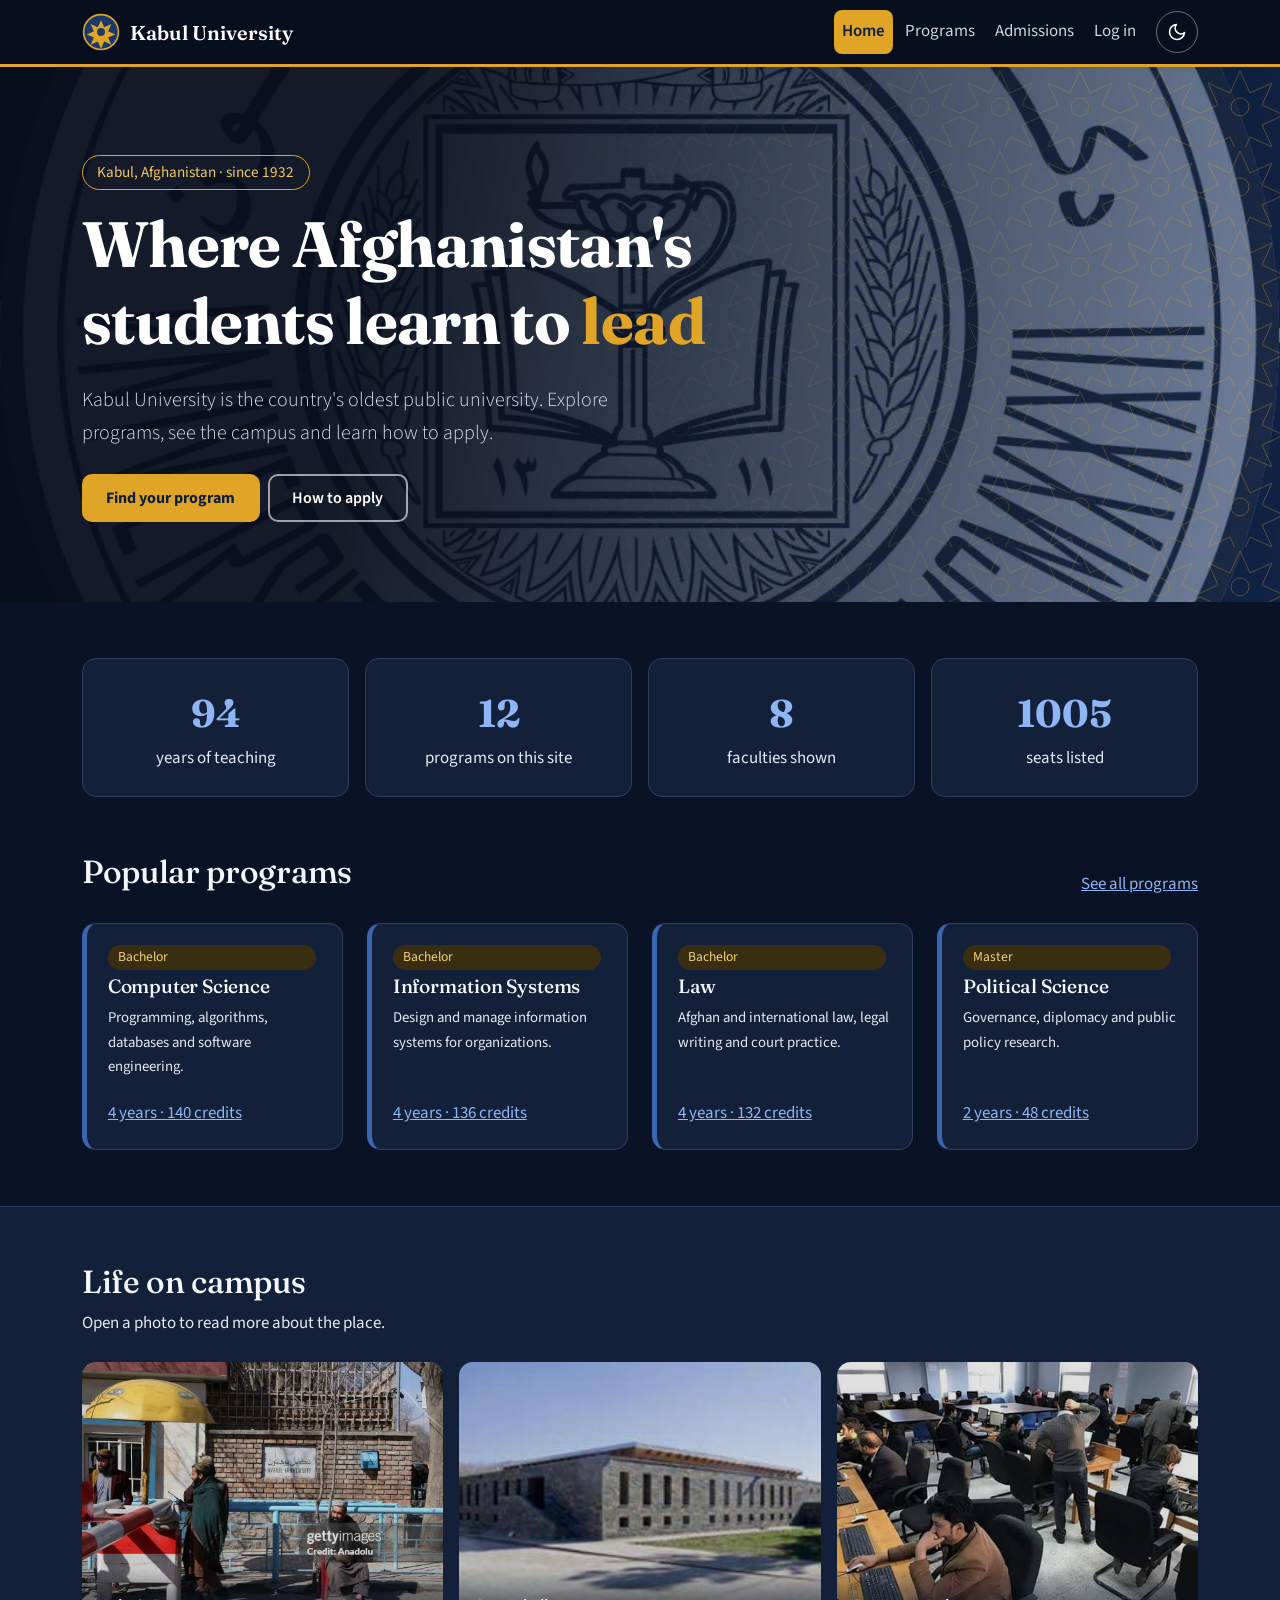
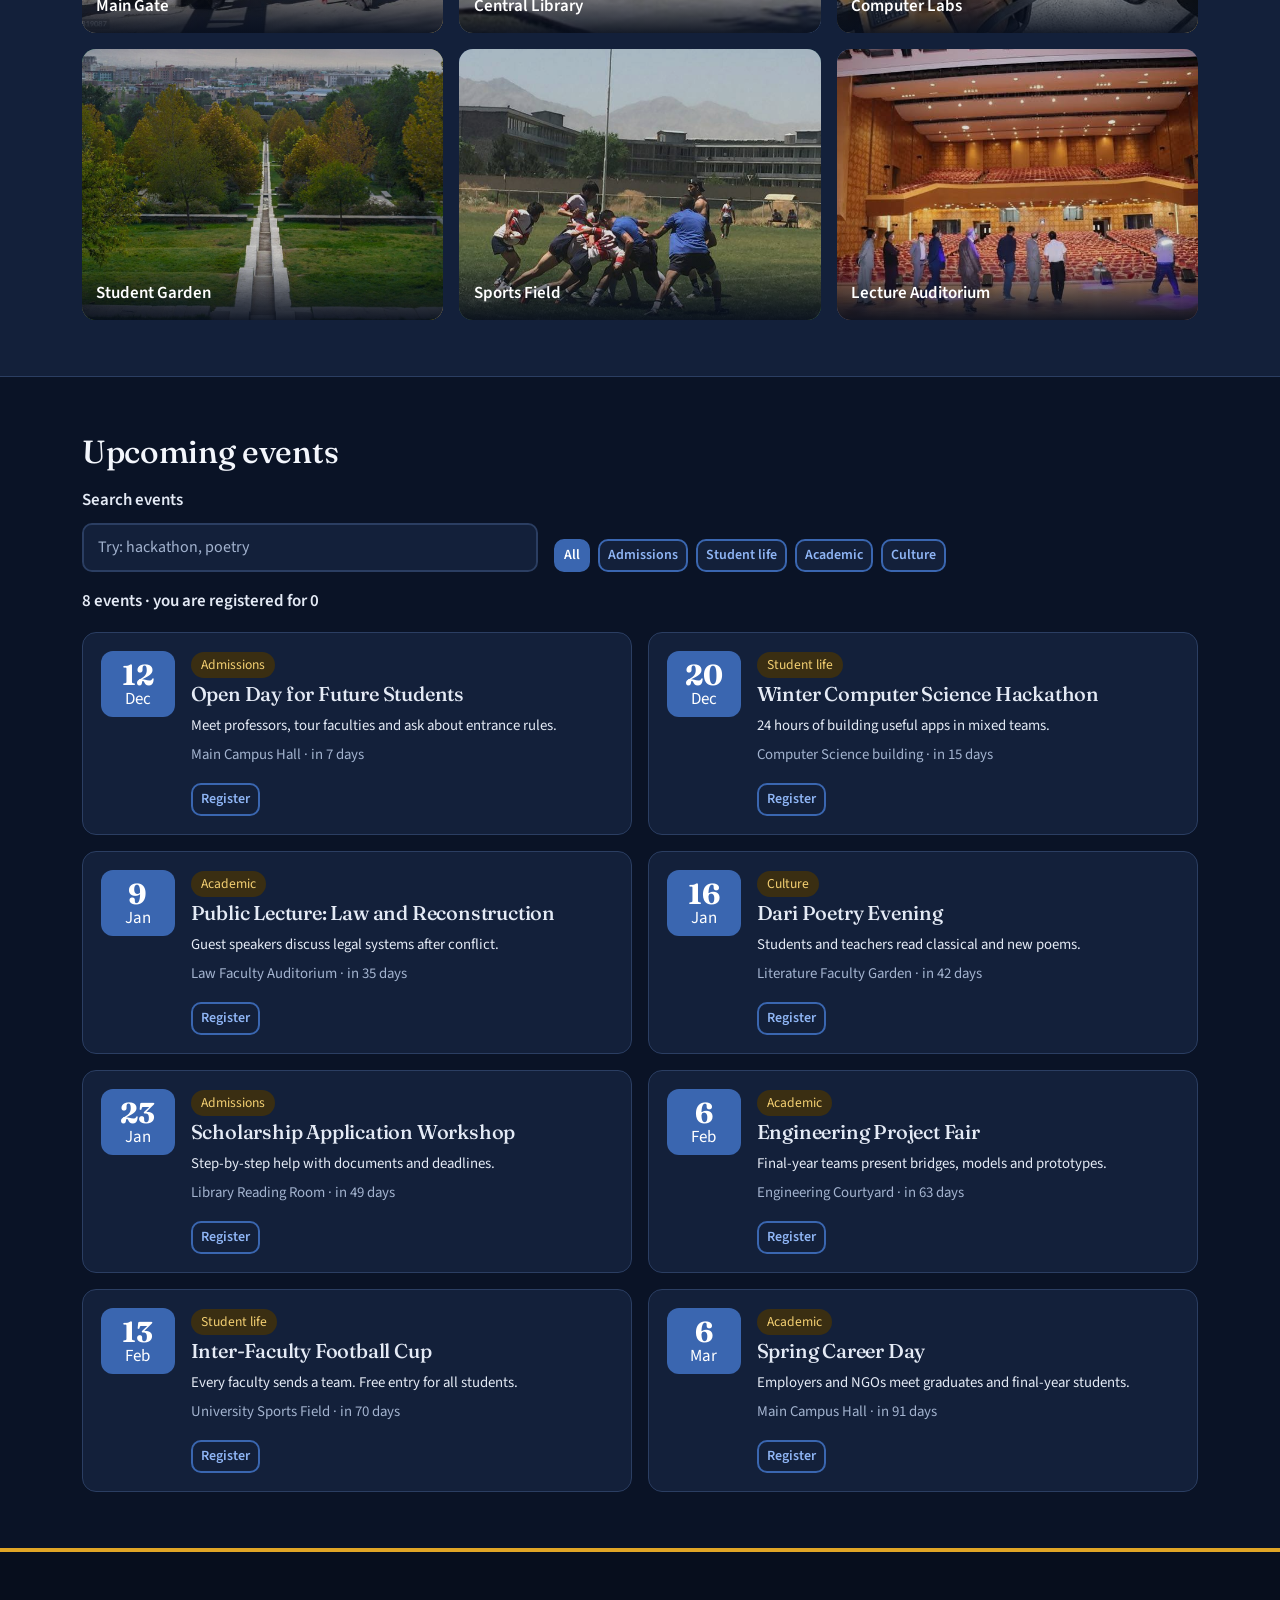
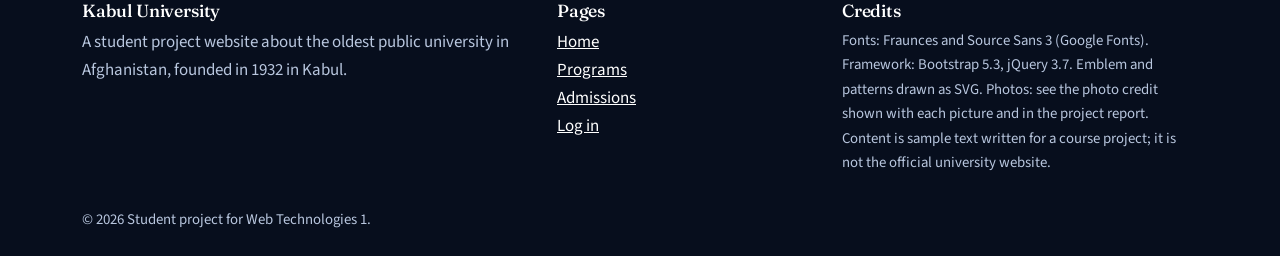
<file: kabul-final/index.html>
<!DOCTYPE html>
<html lang="en">
<head>
<meta charset="utf-8">
<meta name="viewport" content="width=device-width, initial-scale=1">
<title>Home | Kabul University</title>
<meta name="description" content="Kabul University: programs, admissions, campus photos and events since 1932.">
<link rel="icon" href="images/logo.svg" type="image/svg+xml">
<link rel="preconnect" href="https://fonts.googleapis.com"><link rel="preconnect" href="https://fonts.gstatic.com" crossorigin>
<link href="https://fonts.googleapis.com/css2?family=Fraunces:wght@600;700&family=Source+Sans+3:wght@400;600;700&display=swap" rel="stylesheet">
<link href="https://cdn.jsdelivr.net/npm/bootstrap@5.3.3/dist/css/bootstrap.min.css" rel="stylesheet">
<script src="js/theme.js"></script>
<link href="css/style.css" rel="stylesheet">
</head>
<body>
<div id="site-header"></div>
<main id="main">
<header class="hero"><div class="container">
 <span class="since">Kabul, Afghanistan · since 1932</span>
 <h1>Where Afghanistan's<br>students learn to <span class="rot" id="rot">lead</span></h1>
 <p class="lead my-4">Kabul University is the country's oldest public university. Explore programs, see the campus and learn how to apply.</p>
 <div class="btns"><a class="btn btn-kb me-2" href="programs.html">Find your program</a><a class="btn btn-ghost" href="admissions.html">How to apply</a></div>
</div></header>
<section aria-labelledby="st"><div class="container"><h2 id="st" class="visually-hidden">University in numbers</h2><div class="row g-3 text-center">
 <div class="col-6 col-md-3"><div class="stat"><b class="count" data-end="94">0</b>years of teaching</div></div>
 <div class="col-6 col-md-3"><div class="stat"><b id="statPrograms" class="count" data-end="0">0</b>programs on this site</div></div>
 <div class="col-6 col-md-3"><div class="stat"><b id="statFaculties" class="count" data-end="0">0</b>faculties shown</div></div>
 <div class="col-6 col-md-3"><div class="stat"><b id="statSeats" class="count" data-end="0">0</b>seats listed</div></div>
</div></div></section>
<section class="pt-0" aria-labelledby="fp"><div class="container">
 <div class="d-flex justify-content-between align-items-end flex-wrap gap-2 mb-4"><h2 id="fp">Popular programs</h2><a href="programs.html">See all programs</a></div>
 <div class="row g-4" id="featured"></div></div></section>
<section class="alt" aria-labelledby="camp"><div class="container"><h2 id="camp" class="mb-2">Life on campus</h2><p class="mb-4">Open a photo to read more about the place.</p><div class="row g-3" id="gallery"></div></div></section>
<section aria-labelledby="ev"><div class="container"><h2 id="ev" class="mb-3">Upcoming events</h2>
 <div class="row g-3 mb-3 align-items-end"><div class="col-md-5"><label class="form-label" for="eq">Search events</label><input class="form-control" id="eq" type="search" placeholder="Try: hackathon, poetry"></div>
 <div class="col-md-7"><div class="d-flex flex-wrap gap-2" id="cats" role="group" aria-label="Event type"></div></div></div>
 <p class="fw-semibold" id="ecount" aria-live="polite"></p>
 <div class="row g-3" id="evList"></div>
 <div class="empty" id="eNone" hidden><h3 class="h5">No events match</h3><p class="mb-0">Try another word or choose “All”.</p></div>
</div></section>
<div class="lightbox" id="lb" role="dialog" aria-modal="true" aria-labelledby="lbT"><div class="box"><div class="art" id="lbArt"></div><div class="txt"><h2 class="h4" id="lbT"></h2><p id="lbP"></p><p class="credit" id="lbCredit"></p><button class="btn btn-kb" id="lbClose" type="button">Close</button></div></div></div>
</main>
<div id="site-footer"></div>
<script src="https://code.jquery.com/jquery-3.7.1.min.js"></script>
<script src="https://cdn.jsdelivr.net/npm/bootstrap@5.3.3/dist/js/bootstrap.bundle.min.js"></script>
<script src="js/data.js"></script>
<script src="js/store.js"></script>
<script src="js/main.js"></script>
<script src="js/campus.js"></script><script src="js/events.js"></script><script>
const fp=document.getElementById("featured");
programs.slice(0,4).forEach(p=>{const c=document.createElement("div");c.className="col-sm-6 col-lg-3";
 c.innerHTML=`<article class="kb-card"><span class="tag gold">${p.level}</span><h3>${p.name}</h3><p class="small mb-2">${p.desc}</p><a class="mt-auto" href="programs.html">${p.years} years · ${p.credits} credits</a></article>`;fp.appendChild(c);});
document.getElementById("statPrograms").setAttribute("data-end",programs.length);
document.getElementById("statFaculties").setAttribute("data-end",new Set(programs.map(p=>p.faculty)).size);
document.getElementById("statSeats").setAttribute("data-end",programs.reduce((s,p)=>s+p.seats,0));
</script>
</body>
</html>
</file>
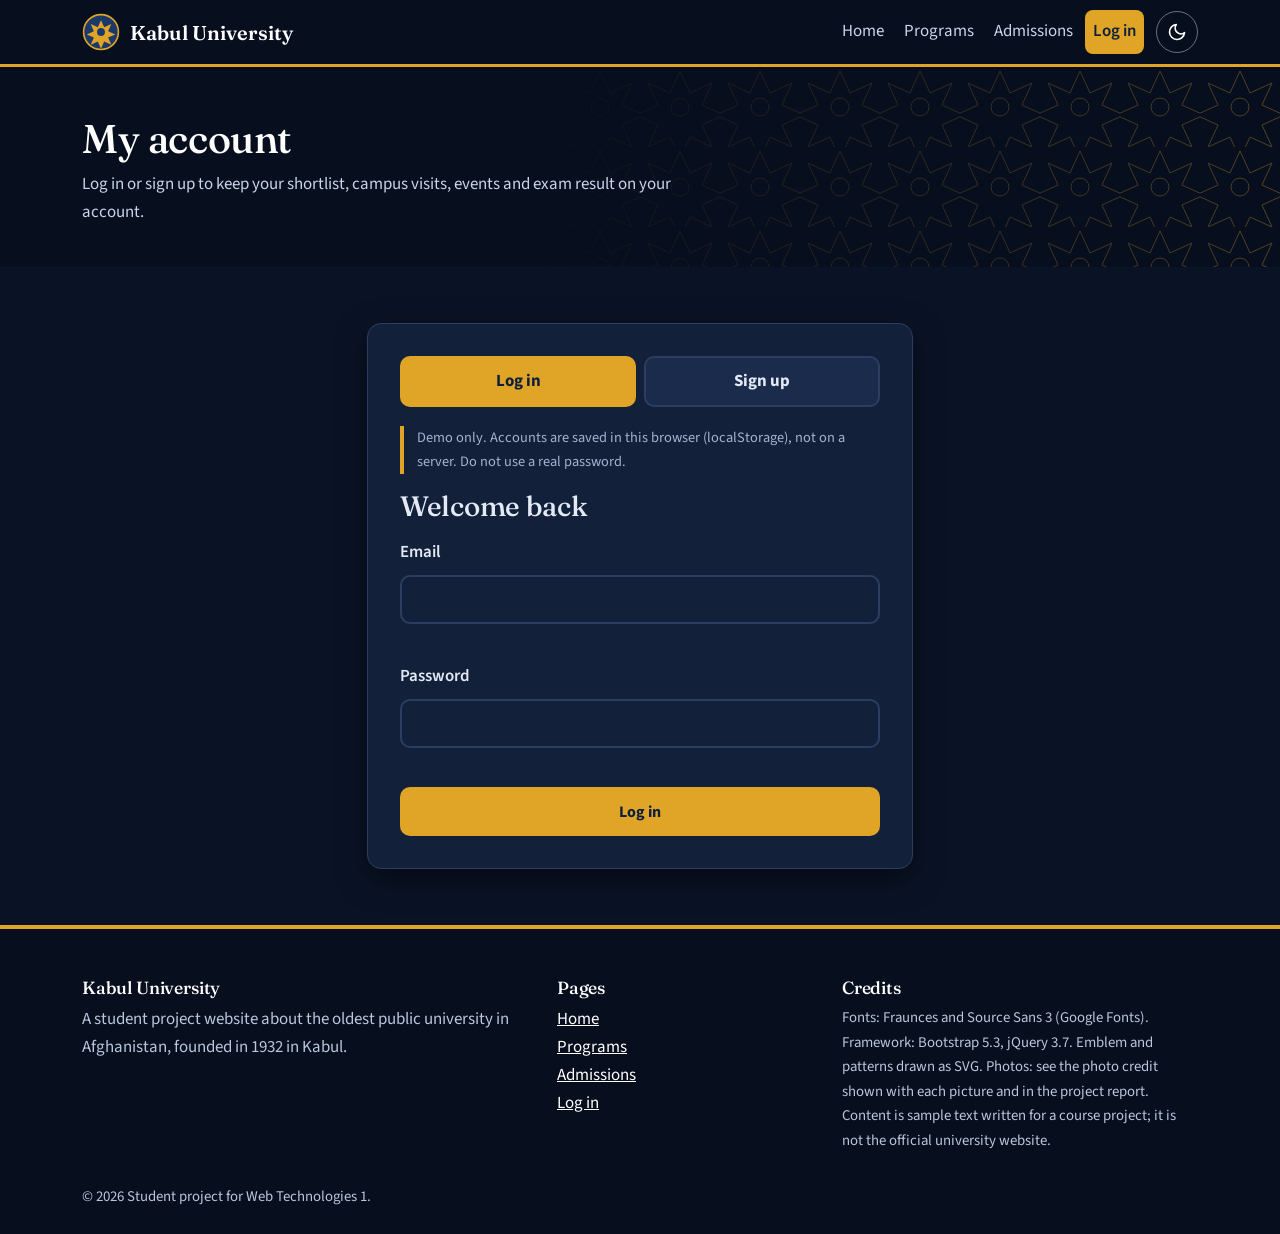
<file: kabul-final/account.html>
<!DOCTYPE html>
<html lang="en">
<head>
<meta charset="utf-8">
<meta name="viewport" content="width=device-width, initial-scale=1">
<title>Log in | Kabul University</title>
<meta name="description" content="Log in or create a demo account to save your programs, visits and events.">
<link rel="icon" href="images/logo.svg" type="image/svg+xml">
<link rel="preconnect" href="https://fonts.googleapis.com"><link rel="preconnect" href="https://fonts.gstatic.com" crossorigin>
<link href="https://fonts.googleapis.com/css2?family=Fraunces:wght@600;700&family=Source+Sans+3:wght@400;600;700&display=swap" rel="stylesheet">
<link href="https://cdn.jsdelivr.net/npm/bootstrap@5.3.3/dist/css/bootstrap.min.css" rel="stylesheet">
<script src="js/theme.js"></script>
<link href="css/style.css" rel="stylesheet">
</head>
<body>
<div id="site-header"></div>
<main id="main">
<div class="page-head"><div class="container"><h1>My account</h1><p>Log in or sign up to keep your shortlist, campus visits, events and exam result on your account.</p></div></div>
<section><div class="container"><div class="row justify-content-center"><div class="col-lg-6"><div class="form-card">
 <div class="tabs" role="tablist" aria-label="Account">
  <button class="tab" type="button" role="tab" id="tabLogin" aria-selected="true" aria-controls="panelLogin">Log in</button>
  <button class="tab" type="button" role="tab" id="tabSignup" aria-selected="false" aria-controls="panelSignup">Sign up</button>
 </div>
 <p class="demo-note">Demo only. Accounts are saved in this browser (localStorage), not on a server. Do not use a real password.</p>
 <div id="panelLogin" role="tabpanel" aria-labelledby="tabLogin">
  <h2 class="h3 mb-3">Welcome back</h2>
  <form id="login" novalidate>
   <div class="error-box" id="loginErr" role="alert"></div>
   <div class="mb-3"><label class="form-label" for="lemail">Email</label><input class="form-control" id="lemail" name="lemail" type="email" autocomplete="email"><div class="err" id="err-lemail"></div></div>
   <div class="mb-3"><label class="form-label" for="lpass">Password</label><input class="form-control" id="lpass" name="lpass" type="password" autocomplete="current-password"><div class="err" id="err-lpass"></div></div>
   <button class="btn btn-kb w-100" type="submit">Log in</button>
   <div class="success-box" id="loginOk" role="status"><strong>Welcome back!</strong> Opening your profile…</div>
  </form>
 </div>
 <div id="panelSignup" role="tabpanel" aria-labelledby="tabSignup" style="display:none">
  <h2 class="h3 mb-3">Create an account</h2>
  <form id="signup" novalidate>
   <div class="error-box" id="signupErr" role="alert"></div>
   <div class="mb-3"><label class="form-label" for="sname">Full name</label><input class="form-control" id="sname" name="sname" autocomplete="name"><div class="err" id="err-sname"></div></div>
   <div class="mb-3"><label class="form-label" for="semail">Email</label><input class="form-control" id="semail" name="semail" type="email" autocomplete="email"><div class="err" id="err-semail"></div></div>
   <div class="mb-3"><label class="form-label" for="spass">Password</label><input class="form-control" id="spass" name="spass" type="password" autocomplete="new-password"><div class="err" id="err-spass"></div></div>
   <div class="mb-3"><label class="form-label" for="sconfirm">Confirm password</label><input class="form-control" id="sconfirm" name="sconfirm" type="password" autocomplete="new-password"><div class="err" id="err-sconfirm"></div></div>
   <button class="btn btn-kb w-100" type="submit">Create account</button>
   <div class="success-box" id="signupOk" role="status"><strong>Account created!</strong> Opening your profile…</div>
  </form>
 </div>
</div></div></div></div></section>
</main>
<div id="site-footer"></div>
<script src="https://code.jquery.com/jquery-3.7.1.min.js"></script>
<script src="https://cdn.jsdelivr.net/npm/bootstrap@5.3.3/dist/js/bootstrap.bundle.min.js"></script>
<script src="js/data.js"></script>
<script src="js/store.js"></script>
<script src="js/main.js"></script>
<script src="js/validate.js"></script><script src="js/auth.js"></script>
</body>
</html>
</file>
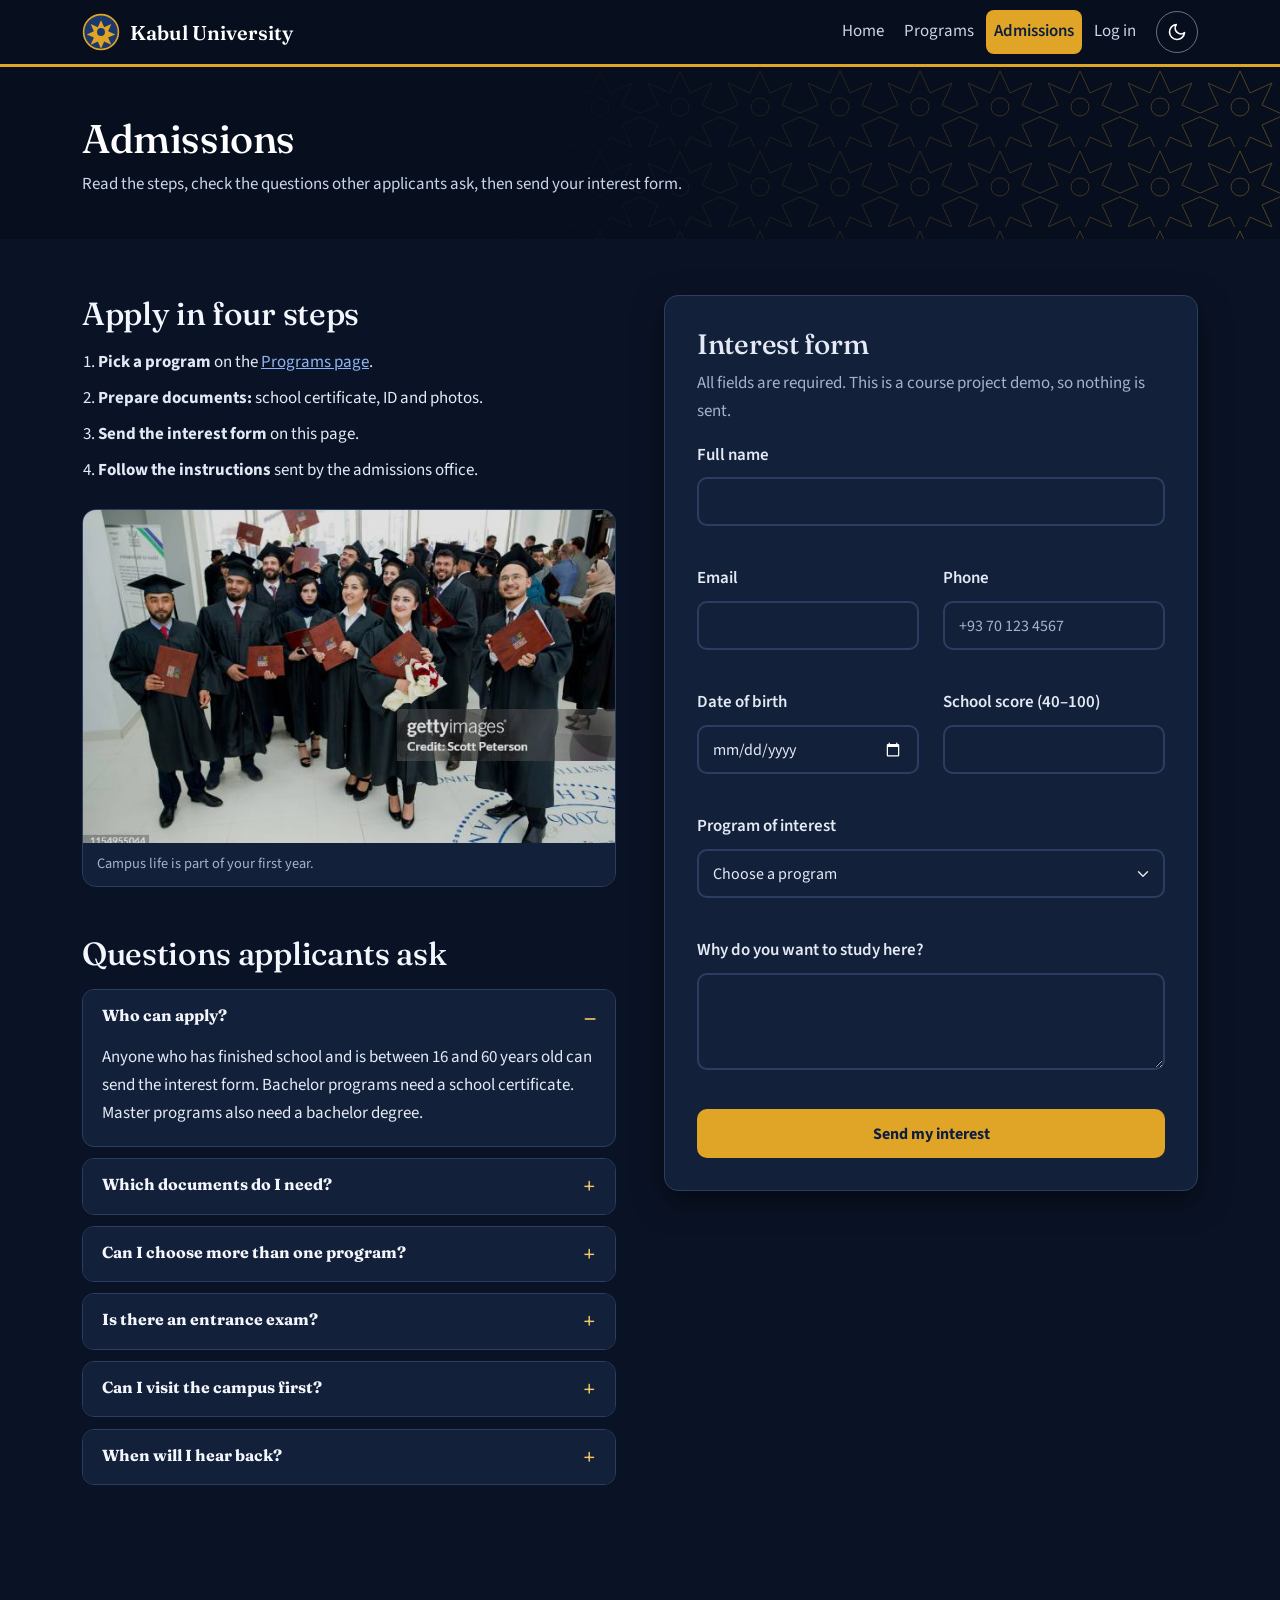
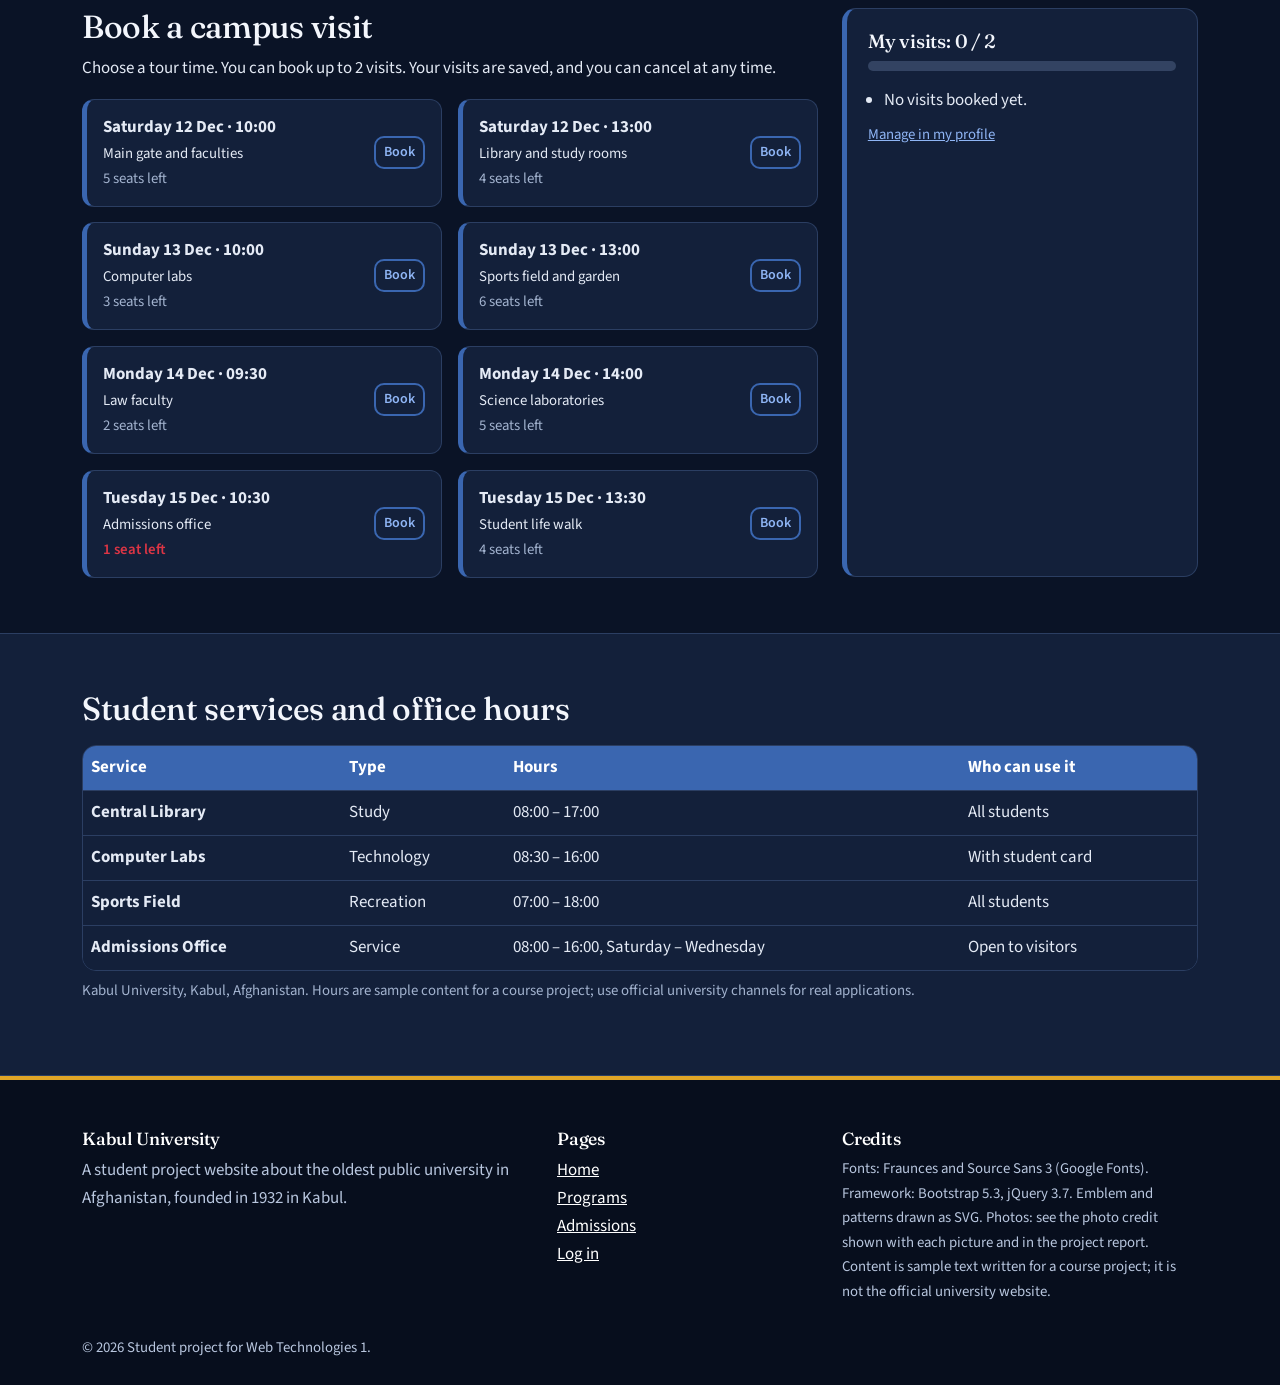
<file: kabul-final/admissions.html>
<!DOCTYPE html>
<html lang="en">
<head>
<meta charset="utf-8">
<meta name="viewport" content="width=device-width, initial-scale=1">
<title>Admissions | Kabul University</title>
<meta name="description" content="How to apply to Kabul University: steps, FAQ and online application form.">
<link rel="icon" href="images/logo.svg" type="image/svg+xml">
<link rel="preconnect" href="https://fonts.googleapis.com"><link rel="preconnect" href="https://fonts.gstatic.com" crossorigin>
<link href="https://fonts.googleapis.com/css2?family=Fraunces:wght@600;700&family=Source+Sans+3:wght@400;600;700&display=swap" rel="stylesheet">
<link href="https://cdn.jsdelivr.net/npm/bootstrap@5.3.3/dist/css/bootstrap.min.css" rel="stylesheet">
<script src="js/theme.js"></script>
<link href="css/style.css" rel="stylesheet">
</head>
<body>
<div id="site-header"></div>
<main id="main">
<div class="page-head"><div class="container"><h1>Admissions</h1><p>Read the steps, check the questions other applicants ask, then send your interest form.</p></div></div>
<section><div class="container"><div class="row g-5">
 <div class="col-lg-6">
  <h2 class="mb-3">Apply in four steps</h2>
  <ol class="ps-3"><li class="mb-2"><strong>Pick a program</strong> on the <a href="programs.html">Programs page</a>.</li><li class="mb-2"><strong>Prepare documents:</strong> school certificate, ID and photos.</li><li class="mb-2"><strong>Send the interest form</strong> on this page.</li><li><strong>Follow the instructions</strong> sent by the admissions office.</li></ol>
  <figure class="photo-fig"><img src="images/students.jpg" alt="Students walking together on the university campus" onerror="this.style.display='none'"><figcaption>Campus life is part of your first year.</figcaption></figure>
  <h2 class="mt-5 mb-3" id="faq">Questions applicants ask</h2>
  <div id="faqList"></div>
 </div>
 <div class="col-lg-6"><div class="form-card">
  <h2 class="h3">Interest form</h2><p class="text-secondary">All fields are required. This is a course project demo, so nothing is sent.</p>
  <form id="apply" novalidate>
   <div class="mb-3"><label class="form-label" for="fullName">Full name</label><input class="form-control" id="fullName" name="fullName" autocomplete="name"><div class="err" id="err-fullName"></div></div>
   <div class="row"><div class="col-md-6 mb-3"><label class="form-label" for="email">Email</label><input class="form-control" id="email" name="email" type="email" autocomplete="email"><div class="err" id="err-email"></div></div>
   <div class="col-md-6 mb-3"><label class="form-label" for="phone">Phone</label><input class="form-control" id="phone" name="phone" type="tel" placeholder="+93 70 123 4567" autocomplete="tel"><div class="err" id="err-phone"></div></div></div>
   <div class="row"><div class="col-md-6 mb-3"><label class="form-label" for="birth">Date of birth</label><input class="form-control" id="birth" name="birth" type="date"><div class="err" id="err-birth"></div></div>
   <div class="col-md-6 mb-3"><label class="form-label" for="score">School score (40–100)</label><input class="form-control" id="score" name="score" type="number" inputmode="numeric"><div class="err" id="err-score"></div></div></div>
   <div class="mb-3"><label class="form-label" for="program">Program of interest</label><select class="form-select" id="program" name="program"><option value="">Choose a program</option></select><div class="err" id="err-program"></div></div>
   <div class="mb-3"><label class="form-label" for="why">Why do you want to study here?</label><textarea class="form-control" id="why" name="why" rows="3"></textarea><div class="err" id="err-why"></div></div>
   <button class="btn btn-kb w-100" type="submit">Send my interest</button>
   <div class="success-box" id="ok" role="status" tabindex="-1"><strong>Thank you!</strong> Your interest form was received. Check your email for the next steps.</div>
  </form>
 </div></div>
</div></div></section>
<section aria-labelledby="bk"><div class="container"><div class="row g-4">
 <div class="col-lg-8"><h2 id="bk" tabindex="-1">Book a campus visit</h2><p>Choose a tour time. You can book up to <span id="vl">2</span> visits. Your visits are saved, and you can cancel at any time.</p><div class="row g-3" id="slots"></div></div>
 <div class="col-lg-4"><div class="kb-card"><h3>My visits: <span id="myCount">0</span> / <span id="myMax">2</span></h3><div class="meter" aria-hidden="true"><div id="visitMeter"></div></div><ul class="ps-3 mb-2 mt-3" id="myList"></ul><a class="small" href="profile.html">Manage in my profile</a></div></div>
</div></div></section>
<section class="alt" aria-labelledby="off"><div class="container"><h2 id="off" class="mb-3">Student services and office hours</h2>
 <div class="table-wrap"><table class="table align-middle mb-0"><caption class="visually-hidden">Campus services with type, hours and who can use them</caption>
 <thead><tr><th scope="col">Service</th><th scope="col">Type</th><th scope="col">Hours</th><th scope="col">Who can use it</th></tr></thead>
 <tbody><tr><th scope="row">Central Library</th><td>Study</td><td>08:00 – 17:00</td><td>All students</td></tr>
 <tr><th scope="row">Computer Labs</th><td>Technology</td><td>08:30 – 16:00</td><td>With student card</td></tr>
 <tr><th scope="row">Sports Field</th><td>Recreation</td><td>07:00 – 18:00</td><td>All students</td></tr>
 <tr><th scope="row">Admissions Office</th><td>Service</td><td>08:00 – 16:00, Saturday – Wednesday</td><td>Open to visitors</td></tr></tbody></table></div>
 <p class="small text-secondary mt-2">Kabul University, Kabul, Afghanistan. Hours are sample content for a course project; use official university channels for real applications.</p></div></section>
</main>
<div id="site-footer"></div>
<script src="https://code.jquery.com/jquery-3.7.1.min.js"></script>
<script src="https://cdn.jsdelivr.net/npm/bootstrap@5.3.3/dist/js/bootstrap.bundle.min.js"></script>
<script src="js/data.js"></script>
<script src="js/store.js"></script>
<script src="js/main.js"></script>
<script src="js/validate.js"></script><script src="js/admissions.js"></script>
<script src="js/booking.js"></script>
</body>
</html>
</file>
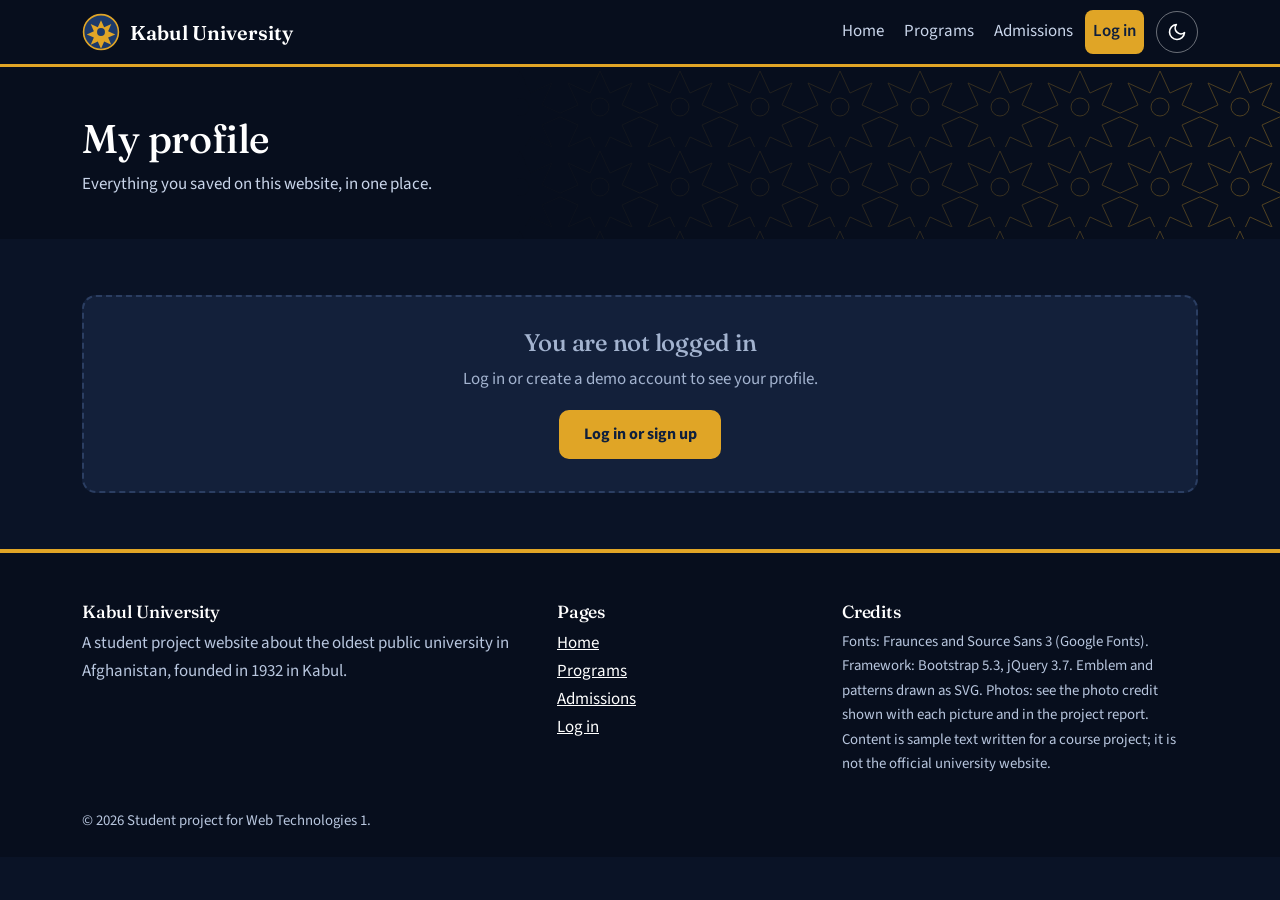
<file: kabul-final/profile.html>
<!DOCTYPE html>
<html lang="en">
<head>
<meta charset="utf-8">
<meta name="viewport" content="width=device-width, initial-scale=1">
<title>My profile | Kabul University</title>
<meta name="description" content="Your saved programs, campus visits, events and exam result.">
<link rel="icon" href="images/logo.svg" type="image/svg+xml">
<link rel="preconnect" href="https://fonts.googleapis.com"><link rel="preconnect" href="https://fonts.gstatic.com" crossorigin>
<link href="https://fonts.googleapis.com/css2?family=Fraunces:wght@600;700&family=Source+Sans+3:wght@400;600;700&display=swap" rel="stylesheet">
<link href="https://cdn.jsdelivr.net/npm/bootstrap@5.3.3/dist/css/bootstrap.min.css" rel="stylesheet">
<script src="js/theme.js"></script>
<link href="css/style.css" rel="stylesheet">
</head>
<body>
<div id="site-header"></div>
<main id="main">
<div class="page-head"><div class="container"><h1>My profile</h1><p>Everything you saved on this website, in one place.</p></div></div>
<section id="guest"><div class="container"><div class="empty"><h2 class="h4">You are not logged in</h2><p>Log in or create a demo account to see your profile.</p><a class="btn btn-kb" href="account.html">Log in or sign up</a></div></div></section>
<div id="member" style="display:none">
<section><div class="container">
 <div class="kb-card flex-row align-items-center gap-3 flex-wrap mb-4"><div class="avatar" id="pAvatar" aria-hidden="true"></div>
  <div class="flex-grow-1"><h2 class="h3 mb-0" id="pName"></h2><p class="mb-0" id="pEmail"></p><p class="small text-secondary mb-0" id="pJoined"></p></div>
  <button class="btn btn-line" id="pLogout" type="button">Log out</button></div>
 <div class="row g-3 text-center">
  <div class="col-6 col-lg-3"><div class="stat"><b id="sSaved">0</b>saved programs</div></div>
  <div class="col-6 col-lg-3"><div class="stat"><b id="sCredits">0</b>credits used<div class="meter mt-2" aria-hidden="true"><div id="pCreditMeter"></div></div></div></div>
  <div class="col-6 col-lg-3"><div class="stat"><b id="sVisits">0</b>campus visits<div class="meter mt-2" aria-hidden="true"><div id="pVisitMeter"></div></div></div></div>
  <div class="col-6 col-lg-3"><div class="stat"><b id="sEvents">0</b>events</div></div>
 </div></div></section>
<section class="alt"><div class="container"><div class="row g-4">
 <div class="col-lg-6"><div class="kb-card"><div class="d-flex justify-content-between align-items-center"><h2 class="h4 mb-0">Saved programs</h2><button class="btn btn-danger-line btn-sm" type="button" data-clear="shortlist">Clear all</button></div><ul class="saved-list mt-2" id="pProgList"></ul><p class="small mb-0 mt-2" id="pPlan"></p></div></div>
 <div class="col-lg-6"><div class="kb-card"><div class="d-flex justify-content-between align-items-center"><h2 class="h4 mb-0">Campus visits</h2><button class="btn btn-danger-line btn-sm" type="button" data-clear="visits">Clear all</button></div><ul class="saved-list mt-2" id="pVisitList"></ul></div></div>
 <div class="col-lg-6"><div class="kb-card"><div class="d-flex justify-content-between align-items-center"><h2 class="h4 mb-0">Registered events</h2><button class="btn btn-danger-line btn-sm" type="button" data-clear="events">Clear all</button></div><ul class="saved-list mt-2" id="pEventList"></ul></div></div>
 <div class="col-lg-6"><div class="kb-card"><div class="d-flex justify-content-between align-items-center"><h2 class="h4 mb-0">Practice exam</h2><button class="btn btn-danger-line btn-sm" type="button" data-clear="quiz">Clear</button></div><p class="mt-3 mb-1">Best score: <strong id="sQuiz">–</strong></p><p class="small mb-0" id="pQuiz"></p></div></div>
</div></div></section>
<section><div class="container"><h2 class="h4">How your data is saved</h2><p>Your saved items are stored as JSON text in this browser (localStorage). Nothing is sent to a server.</p>
 <button class="btn btn-line mb-3" id="jsonBtn" type="button">Show my saved data (JSON)</button><pre class="json" id="jsonOut"></pre></div></section>
</div>
</main>
<div id="site-footer"></div>
<script src="https://code.jquery.com/jquery-3.7.1.min.js"></script>
<script src="https://cdn.jsdelivr.net/npm/bootstrap@5.3.3/dist/js/bootstrap.bundle.min.js"></script>
<script src="js/data.js"></script>
<script src="js/store.js"></script>
<script src="js/main.js"></script>
<script src="js/profile.js"></script>
</body>
</html>
</file>
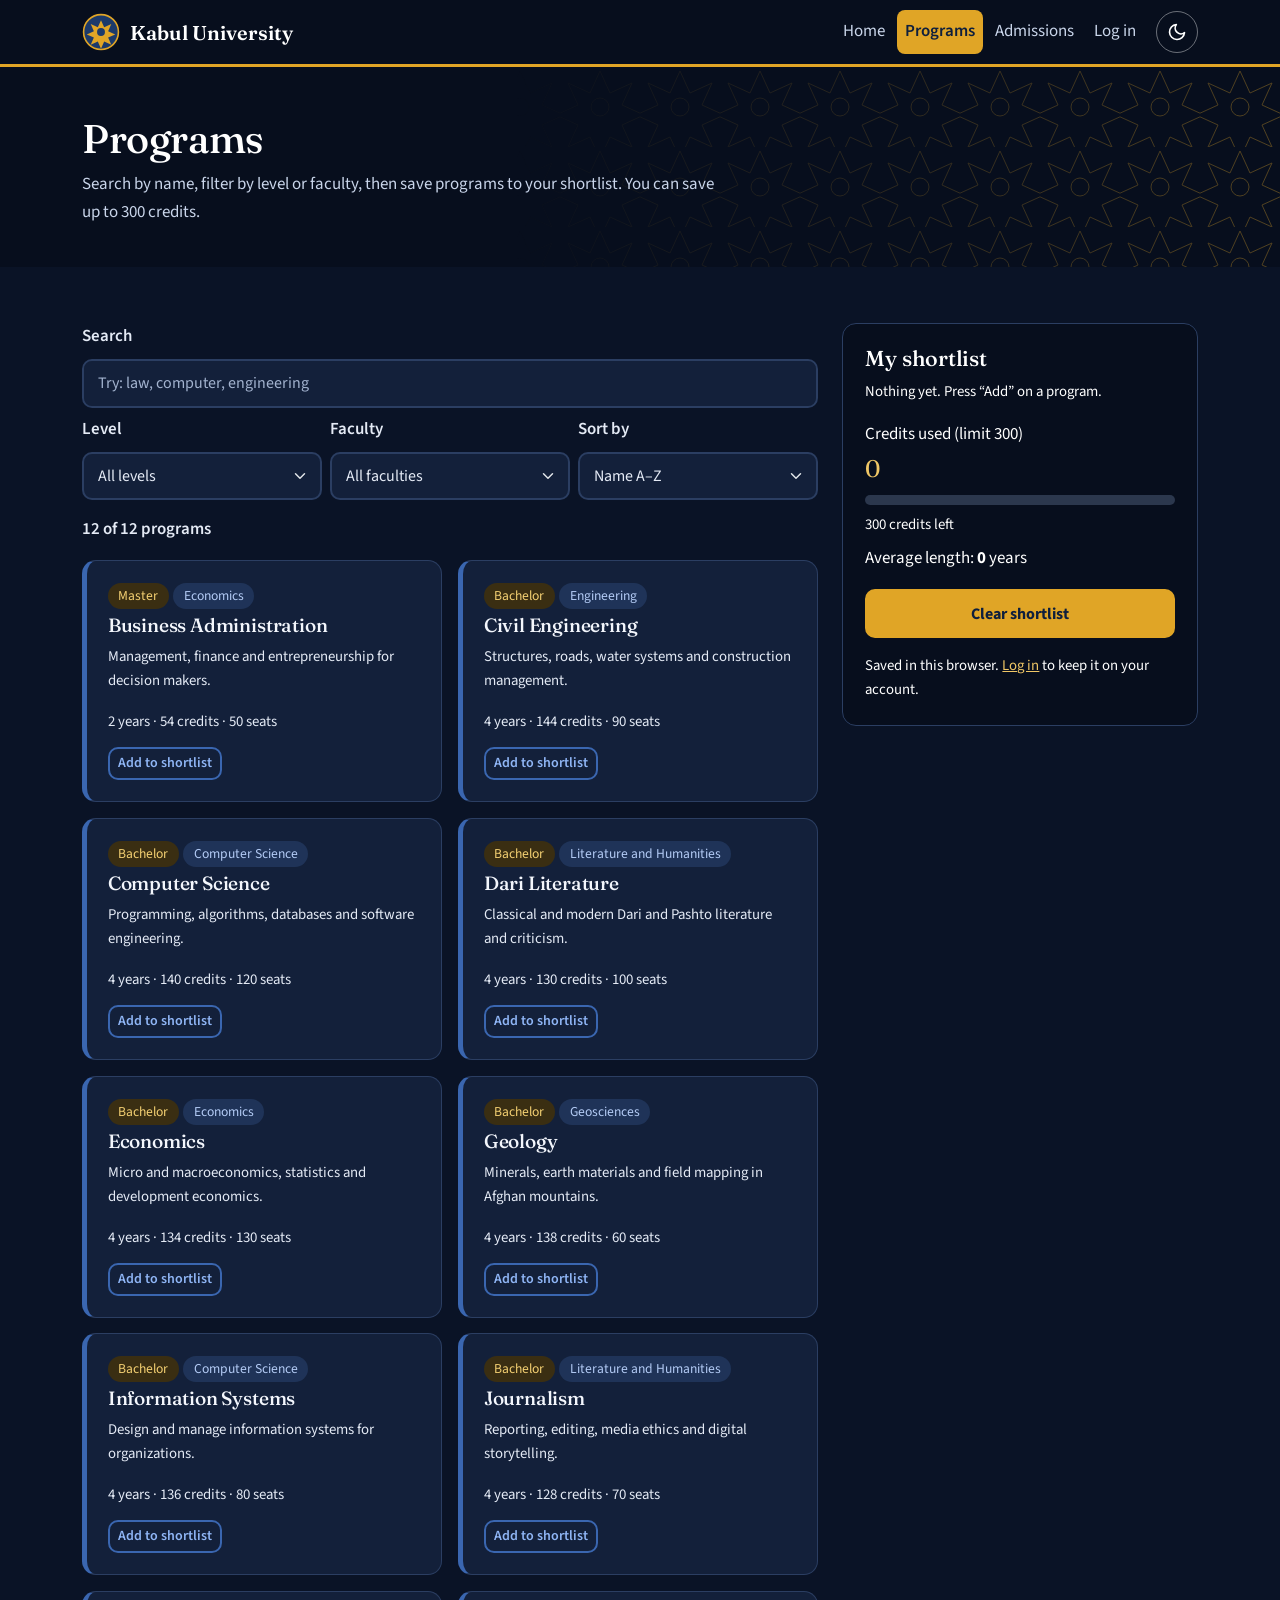
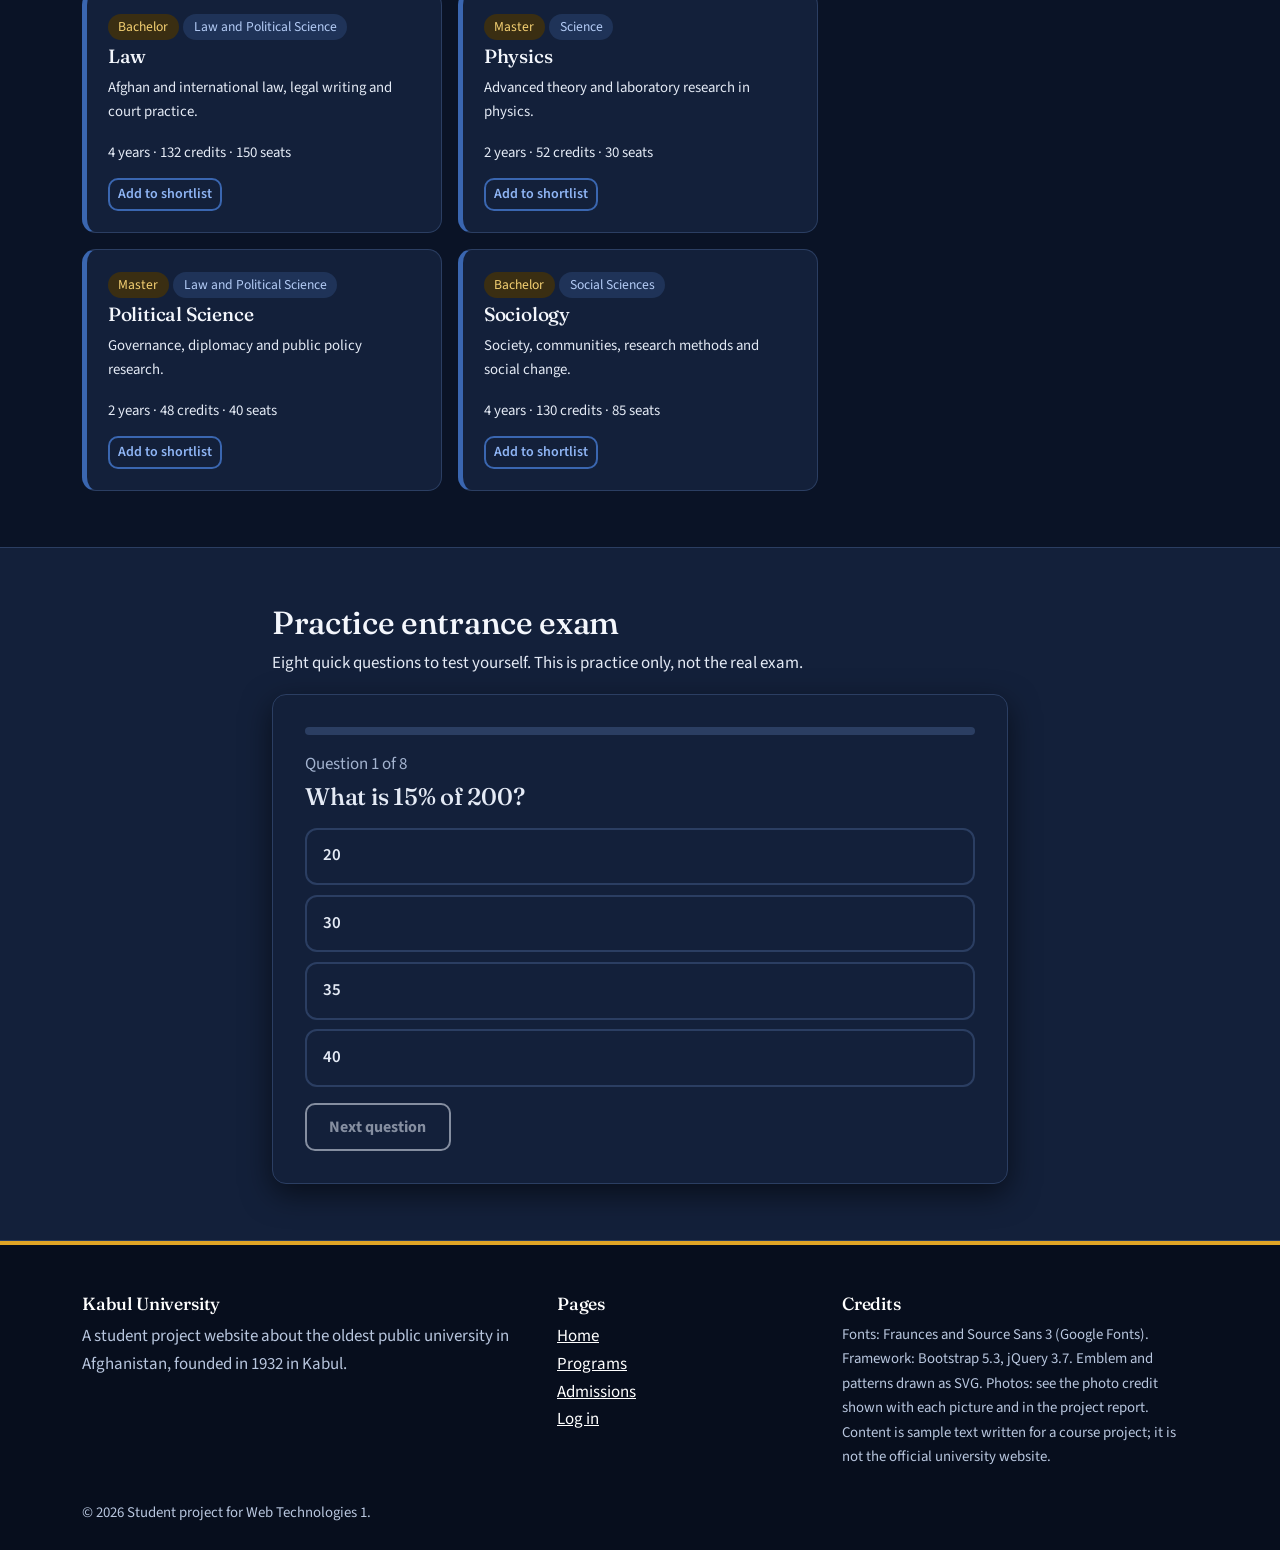
<file: kabul-final/programs.html>
<!DOCTYPE html>
<html lang="en">
<head>
<meta charset="utf-8">
<meta name="viewport" content="width=device-width, initial-scale=1">
<title>Programs | Kabul University</title>
<meta name="description" content="Search and compare Kabul University programs and build a shortlist.">
<link rel="icon" href="images/logo.svg" type="image/svg+xml">
<link rel="preconnect" href="https://fonts.googleapis.com"><link rel="preconnect" href="https://fonts.gstatic.com" crossorigin>
<link href="https://fonts.googleapis.com/css2?family=Fraunces:wght@600;700&family=Source+Sans+3:wght@400;600;700&display=swap" rel="stylesheet">
<link href="https://cdn.jsdelivr.net/npm/bootstrap@5.3.3/dist/css/bootstrap.min.css" rel="stylesheet">
<script src="js/theme.js"></script>
<link href="css/style.css" rel="stylesheet">
</head>
<body>
<div id="site-header"></div>
<main id="main">
<div class="page-head"><div class="container"><h1>Programs</h1><p>Search by name, filter by level or faculty, then save programs to your shortlist. You can save up to 300 credits.</p></div></div>
<section><div class="container"><div class="row g-4">
 <div class="col-lg-8">
  <form class="row g-2 mb-3" id="filters" role="search" aria-label="Filter programs">
   <div class="col-12"><label class="form-label" for="q">Search</label><input class="form-control" id="q" type="search" placeholder="Try: law, computer, engineering"></div>
   <div class="col-sm-4"><label class="form-label" for="lvl">Level</label><select class="form-select" id="lvl"><option value="">All levels</option><option>Bachelor</option><option>Master</option></select></div>
   <div class="col-sm-4"><label class="form-label" for="fac">Faculty</label><select class="form-select" id="fac"><option value="">All faculties</option></select></div>
   <div class="col-sm-4"><label class="form-label" for="srt">Sort by</label><select class="form-select" id="srt"><option value="name">Name A–Z</option><option value="credits">Credits (high first)</option><option value="seats">Seats (high first)</option></select></div>
  </form>
  <p id="count" class="fw-semibold" aria-live="polite"></p>
  <div class="row g-3" id="results"></div>
  <div id="none" class="empty" hidden><h2 class="h5">No programs found</h2><p class="mb-2">Check the spelling or clear the filters.</p><button class="btn btn-line" id="reset" type="button">Clear filters</button></div>
 </div>
 <aside class="col-lg-4" aria-label="Your shortlist"><div class="shortlist">
  <h2>My shortlist</h2><p id="slEmpty" class="small">Nothing yet. Press “Add” on a program.</p>
  <ul id="slList"></ul>
  <p class="mb-0">Credits used (limit <span id="slMax">300</span>)</p><p class="total"><span id="slCredits">0</span></p><div class="meter" aria-hidden="true"><div id="slMeter"></div></div><p class="small mt-2 mb-2" id="slLeft"></p>
  <p class="mb-3">Average length: <strong id="slYears">0</strong> years</p>
  <button class="btn btn-kb w-100" id="slClear" type="button">Clear shortlist</button><p class="small mt-3 mb-0" id="slHint"></p>
 </div></aside>
</div></div></section>
<section class="alt" aria-labelledby="ex"><div class="container"><div class="row justify-content-center"><div class="col-lg-8">
 <h2 id="ex">Practice entrance exam</h2><p>Eight quick questions to test yourself. This is practice only, not the real exam.</p>
 <div class="form-card" id="quizBox"><div class="prog" aria-hidden="true"><div id="qBar"></div></div>
  <div id="qRun"><p class="mb-1 text-secondary" id="qProg" aria-live="polite"></p><h3 class="h4 mb-3" id="qText"></h3><div id="qOpts"></div><p class="fw-semibold" id="qFeed" aria-live="polite"></p><button type="button" class="btn btn-kb" id="qNext" disabled>Next question</button></div>
  <div id="qDone" style="display:none" tabindex="-1"><h3 class="h4">Your result</h3><p class="quiz-score mb-1" id="qScore"></p><p class="fw-bold" id="qPct"></p><p id="qMsg"></p><p class="small text-secondary" id="qWrong"></p><p class="small fw-semibold" id="qBest"></p><button type="button" class="btn btn-kb" id="qAgain">Try again</button></div>
 </div></div></div></div></section>
</main>
<div id="site-footer"></div>
<script src="https://code.jquery.com/jquery-3.7.1.min.js"></script>
<script src="https://cdn.jsdelivr.net/npm/bootstrap@5.3.3/dist/js/bootstrap.bundle.min.js"></script>
<script src="js/data.js"></script>
<script src="js/store.js"></script>
<script src="js/main.js"></script>
<script src="js/programs.js"></script>
<script src="js/quiz.js"></script>
</body>
</html>
</file>
<file: kabul-final/css/style.css>
:root{color-scheme:light;--bg:#F5F8FC;--surface:#fff;--surface2:#EEF3FA;--text:#18233A;--muted:#5A6781;--line:#D8E0EC;--heading:#0E1F3D;--primary:#1B3A6B;--link:#1B3A6B;--accent:#E0A526;--accent-d:#B9831A;--on-accent:#0E1F3D;--err:#A32636;--errbg:#FBE9EC;--ok:#1E7A55;--okbg:#E6F5EE;--oktext:#115238;--tag:#E8EEF8;--tagfg:#1B3A6B;--gold:#FBF0D5;--goldfg:#7A5608;--shadow:rgba(14,31,61,.16);--nav:#0E1F3D;--hero1:#0E1F3D;--hero2:#1B3A6B;--r:14px}
[data-theme=dark]{color-scheme:dark;--bg:#0A1326;--surface:#13203A;--surface2:#1A2B4C;--text:#E4EAF5;--muted:#A3B3CF;--line:#2B3E62;--heading:#F3F6FC;--primary:#3A66B0;--link:#8FB5F5;--accent-d:#F0C766;--err:#FF8FA0;--errbg:#3A1823;--ok:#4CC38E;--okbg:#103527;--oktext:#A5E8C8;--tag:#1F3358;--tagfg:#B3CBF5;--gold:#3A2E12;--goldfg:#F3CF72;--shadow:rgba(0,0,0,.55);--nav:#070E1D;--hero1:#070E1D;--hero2:#16315F}
*{box-sizing:border-box}
body{font-family:'Source Sans 3',system-ui,sans-serif;color:var(--text);background:var(--bg);font-size:1.06rem;line-height:1.65;transition:background .3s,color .3s}
h1,h2,h3,h4{font-family:'Fraunces',Georgia,serif;color:var(--heading);line-height:1.2;letter-spacing:-.01em}
a{color:var(--link)}
:focus-visible{outline:3px solid var(--accent);outline-offset:3px;border-radius:4px}
.skip{position:absolute;left:-999px;top:0;background:var(--accent);color:var(--on-accent);padding:.5rem 1rem;z-index:2000}.skip:focus{left:0}
.text-secondary{color:var(--muted)!important}
/* navigation */
.site-nav{background:var(--nav);border-bottom:3px solid var(--accent)}
.site-nav .navbar-brand{color:#fff;font-family:'Fraunces',serif;font-weight:600;display:flex;align-items:center;gap:.6rem}
.site-nav .navbar-brand img{width:38px;height:38px}
.site-nav .nav-link{color:#C9D5EA;padding:.5rem .9rem;border-radius:8px;transition:background .2s,color .2s}
.site-nav .nav-link:hover{color:#fff;background:rgba(255,255,255,.1)}
.site-nav .nav-link.active{color:#0E1F3D;background:var(--accent);font-weight:600}
.nav-btn{background:none;border:0;font:inherit}
.badge-count{display:inline-block;min-width:1.4rem;padding:0 .4rem;border-radius:99px;background:#0E1F3D;color:#F0C766;font-size:.8rem;font-weight:700;text-align:center;border:1px solid #F0C766}
.nav-link:not(.active) .badge-count{background:var(--accent);color:#0E1F3D;border-color:var(--accent)}
.navbar-toggler{border-color:#C9D5EA}.navbar-toggler-icon{filter:invert(1)}
.theme-btn{width:42px;height:42px;border-radius:50%;border:1px solid rgba(255,255,255,.4);background:transparent;color:#fff;display:inline-flex;align-items:center;justify-content:center;transition:background .2s,transform .4s}
.theme-btn:hover{background:rgba(255,255,255,.15);transform:rotate(25deg)}
[data-theme=dark] .i-sun,[data-theme=light] .i-moon{display:none}
/* buttons */
.btn-kb{position:relative;overflow:hidden;background:var(--accent);color:var(--on-accent);font-weight:700;border:2px solid var(--accent);border-radius:10px;padding:.65rem 1.4rem;transition:transform .2s,background .2s,box-shadow .2s}
.btn-kb::after{content:"";position:absolute;top:0;left:-70%;width:40%;height:100%;background:rgba(255,255,255,.45);transform:skewX(-20deg);transition:left .5s}
.btn-kb:hover{background:#F0B83A;color:var(--on-accent);transform:translateY(-2px);box-shadow:0 8px 18px rgba(224,165,38,.35)}
.btn-kb:hover::after{left:130%}
.btn-kb:disabled{opacity:.55;transform:none;box-shadow:none}
.btn-ghost{background:transparent;color:#fff;border:2px solid rgba(255,255,255,.6);border-radius:10px;padding:.65rem 1.4rem;font-weight:600;transition:background .2s}
.btn-ghost:hover{background:rgba(255,255,255,.14);color:#fff}
.btn-line{border:2px solid var(--primary);color:var(--link);border-radius:10px;font-weight:600;background:var(--surface);transition:all .2s}
.btn-line:hover,.btn-line.on{background:var(--primary);color:#fff;border-color:var(--primary)}
.btn-line.locked{opacity:.55;border-style:dashed;cursor:not-allowed}
.btn-danger-line{border:2px solid var(--err);color:var(--err);background:transparent;border-radius:10px;font-weight:600}
.btn-danger-line:hover{background:var(--err);color:var(--bg)}
/* hero and page header */
.hero{background:linear-gradient(100deg,rgba(14,31,61,.94) 30%,rgba(27,58,107,.55)),url(../images/hero.jpg) center/cover var(--hero1);position:relative;color:#fff;padding:5.5rem 0 5rem;overflow:hidden}
[data-theme=dark] .hero{background:linear-gradient(100deg,rgba(7,14,29,.95) 30%,rgba(22,49,95,.6)),url(../images/hero.jpg) center/cover var(--hero1)}
.hero::before,.page-head::after{content:"";position:absolute;inset:0;background:url(../images/pattern.svg);-webkit-mask-image:linear-gradient(90deg,transparent 40%,#000);mask-image:linear-gradient(90deg,transparent 40%,#000);pointer-events:none;animation:drift 40s linear infinite}
.hero>.container,.page-head>.container{position:relative;z-index:1}
.hero h1{color:#fff;font-size:clamp(2.2rem,5.5vw,4rem);font-weight:700}
.rot{color:var(--accent);display:inline-block}
.hero .lead{color:#D5DFF0;max-width:36rem}
.since{display:inline-block;border:1px solid var(--accent);color:#F0C766;padding:.25rem .9rem;border-radius:999px;font-size:.95rem;margin-bottom:1rem}
.hero .since,.hero h1,.hero .lead,.hero .btns{animation:rise .8s both}
.hero h1{animation-delay:.12s}.hero .lead{animation-delay:.26s}.hero .btns{animation-delay:.4s}
.page-head{background:var(--hero1);color:#fff;padding:3rem 0 2.5rem;position:relative;overflow:hidden}
.page-head h1{color:#fff;animation:rise .7s both}.page-head p{color:#C9D5EA;max-width:40rem;margin:0}
section{padding:3.5rem 0}
.alt{background:var(--surface);border-top:1px solid var(--line);border-bottom:1px solid var(--line)}
.stat{background:var(--surface);border:1px solid var(--line);border-radius:var(--r);padding:1.4rem;text-align:center;height:100%}
.stat b{display:block;font-family:'Fraunces',serif;font-size:2.4rem;color:var(--link)}
/* cards */
.kb-card{background:var(--surface);border:1px solid var(--line);border-left:5px solid var(--primary);border-radius:var(--r);padding:1.3rem;height:100%;transition:box-shadow .25s,border-color .25s,background .3s;display:flex;flex-direction:column}
.kb-card:hover{box-shadow:0 14px 30px var(--shadow);border-left-color:var(--accent)}
.kb-card h3{font-size:1.2rem}
.tag{display:inline-block;background:var(--tag);color:var(--tagfg);font-size:.85rem;padding:.1rem .65rem;border-radius:999px;margin:0 .3rem .3rem 0}
.tag.gold{background:var(--gold);color:var(--goldfg)}
.kb-card .mt-auto{padding-top:.8rem}
/* forms */
.form-card{background:var(--surface);border:1px solid var(--line);border-radius:var(--r);padding:2rem;box-shadow:0 10px 30px var(--shadow);transition:background .3s}
.form-label{font-weight:600;color:var(--text)}
.form-control,.form-select{background-color:var(--surface);color:var(--text);border:2px solid var(--line);border-radius:10px;padding:.65rem .85rem}
.form-control::placeholder{color:var(--muted)}
.form-control:focus,.form-select:focus{background-color:var(--surface);color:var(--text);border-color:var(--accent);box-shadow:0 0 0 .25rem rgba(224,165,38,.35)}
.form-control.is-invalid,.form-select.is-invalid{border-color:var(--err);background-image:none}
.form-control.is-valid,.form-select.is-valid{border-color:var(--ok);background-image:none}
.err{color:var(--err);font-size:.92rem;min-height:1.2rem;margin-top:.25rem;font-weight:600}
.success-box{display:none;background:var(--okbg);border:2px solid var(--ok);color:var(--oktext);border-radius:12px;padding:1rem 1.2rem;margin-top:1rem}
.error-box{display:none;background:var(--errbg);border:2px solid var(--err);color:var(--err);border-radius:12px;padding:.8rem 1.1rem;margin-bottom:1rem;font-weight:600}
.demo-note{font-size:.9rem;color:var(--muted);border-left:4px solid var(--accent);padding-left:.8rem}
.tabs{display:flex;gap:.5rem;margin-bottom:1.2rem}
.tab{flex:1;background:var(--surface2);color:var(--text);border:2px solid var(--line);border-radius:10px;padding:.6rem;font-weight:700;transition:all .2s}
.tab[aria-selected=true]{background:var(--accent);color:var(--on-accent);border-color:var(--accent)}
/* accordion */
.faq-item{background:var(--surface);border:1px solid var(--line);border-radius:12px;margin-bottom:.7rem;overflow:hidden}
.faq-q{width:100%;text-align:left;background:var(--surface);border:0;padding:1rem 1.2rem;font-weight:700;display:flex;justify-content:space-between;color:var(--heading)}
.faq-q:hover{background:var(--surface2)}.faq-q::after{content:"+";color:var(--accent-d);font-size:1.4rem;line-height:1}.faq-q[aria-expanded=true]::after{content:"–"}
.faq-a{display:none;padding:0 1.2rem 1.1rem}
/* shortlist, meters */
.shortlist{background:var(--nav);color:#fff;border:1px solid var(--line);border-radius:var(--r);padding:1.4rem;position:sticky;top:1rem}
.shortlist h2{color:#fff;font-size:1.35rem}
.shortlist a{color:#F0C766}
.shortlist ul{list-style:none;padding:0;margin:0 0 1rem}
.shortlist li{display:flex;justify-content:space-between;gap:.5rem;border-bottom:1px solid rgba(255,255,255,.15);padding:.45rem 0;font-size:.97rem}
.shortlist .rm,.rm{background:none;border:0;color:#F0C766;font-weight:700}
.shortlist .total{font-family:'Fraunces',serif;font-size:1.5rem;color:#F0C766;margin-bottom:.4rem}
.meter{height:10px;background:rgba(127,150,190,.3);border-radius:99px;overflow:hidden}
.meter>div{height:100%;width:0;background:linear-gradient(90deg,#E0A526,#F0C766);border-radius:99px;transition:width .6s cubic-bezier(.2,.8,.2,1)}
.meter.warn>div{background:linear-gradient(90deg,#E0A526,#FF8FA0)}
.empty{background:var(--surface);border:2px dashed var(--line);border-radius:var(--r);padding:2rem;text-align:center;color:var(--muted)}
/* events, gallery */
.ev-date{background:var(--primary);color:#fff;border-radius:12px;text-align:center;padding:.5rem .8rem;min-width:74px;height:max-content;line-height:1.1}
.ev-date b{font-family:'Fraunces',serif;font-size:1.8rem;display:block}
.ev-card{display:flex;gap:1rem;background:var(--surface);border:1px solid var(--line);border-radius:var(--r);padding:1.1rem;height:100%;transition:box-shadow .25s,background .3s}
.ev-card:hover{box-shadow:0 12px 26px var(--shadow)}
.gal{border:0;padding:0;border-radius:var(--r);overflow:hidden;position:relative;aspect-ratio:4/3;width:100%;display:block;transition:transform .35s,box-shadow .35s}
.gal:hover{transform:scale(1.035);box-shadow:0 14px 28px var(--shadow)}
.gal img{position:absolute;inset:0;width:100%;height:100%;object-fit:cover;transition:transform .6s}
.gal:hover img{transform:scale(1.08)}
[data-theme=dark] .gal img,[data-theme=dark] .photo-fig img{filter:brightness(.88)}
.gal span{position:absolute;left:0;right:0;bottom:0;background:linear-gradient(transparent,rgba(7,14,29,.92));color:#fff;padding:1.6rem .9rem .7rem;text-align:left;font-weight:600}
.lightbox{display:none;position:fixed;inset:0;background:rgba(7,14,29,.94);z-index:3000;align-items:center;justify-content:center;padding:1rem}
.lightbox .box{background:var(--surface);border-radius:var(--r);max-width:560px;width:100%;overflow:hidden}
.lightbox .art{aspect-ratio:16/9;position:relative;background-size:cover}
.lightbox .art img{width:100%;height:100%;object-fit:cover;position:absolute;inset:0}
.lightbox .txt{padding:1.3rem}
.credit{font-size:.8rem;color:var(--muted)}
.photo-fig{margin:1.5rem 0 0;border-radius:var(--r);overflow:hidden;background:linear-gradient(135deg,var(--primary),var(--hero1));border:1px solid var(--line)}
.photo-fig img{width:100%;height:auto;display:block;aspect-ratio:16/10;object-fit:cover}
.photo-fig figcaption{background:var(--surface);padding:.6rem .9rem;font-size:.9rem;color:var(--muted)}
/* quiz, booking */
.opt{display:block;width:100%;text-align:left;background:var(--surface);border:2px solid var(--line);border-radius:12px;padding:.8rem 1rem;margin-bottom:.6rem;font-weight:600;color:var(--text);transition:border-color .2s,background .2s}
.opt:hover:not(:disabled){border-color:var(--link);background:var(--surface2)}
.opt:disabled{color:var(--text)}
.opt.right{border-color:var(--ok);background:var(--okbg);color:var(--oktext)}
.opt.wrong{border-color:var(--err);background:var(--errbg);color:var(--err)}
.prog{height:8px;background:var(--line);border-radius:99px;overflow:hidden;margin-bottom:1rem}.prog div{height:100%;width:0;background:var(--accent);transition:width .3s}
.quiz-score{font-family:'Fraunces',serif;font-size:3rem;color:var(--link);line-height:1}
.slot{display:flex;justify-content:space-between;align-items:center;gap:.8rem;background:var(--surface);border:1px solid var(--line);border-left:5px solid var(--primary);border-radius:12px;padding:.9rem 1rem;height:100%;transition:background .3s,border-color .3s}
.slot.is-booked{border-left-color:var(--ok);background:var(--okbg)}
/* profile */
.avatar{width:72px;height:72px;border-radius:50%;background:var(--accent);color:var(--on-accent);display:flex;align-items:center;justify-content:center;font-family:'Fraunces',serif;font-size:1.8rem;font-weight:700;flex:none}
.saved-list{list-style:none;padding:0;margin:0}
.saved-list li{display:flex;justify-content:space-between;align-items:center;gap:.6rem;border-bottom:1px solid var(--line);padding:.55rem 0}
.rm{color:var(--err)}
pre.json{background:var(--nav);color:#C9D5EA;border-radius:12px;padding:1rem;overflow-x:auto;font-size:.88rem;max-height:320px;display:none}
.table thead th{background:var(--primary);color:#fff}
.table{--bs-table-bg:var(--surface);--bs-table-color:var(--text);--bs-table-border-color:var(--line)}
.table-wrap{overflow-x:auto;border-radius:var(--r);border:1px solid var(--line);background:var(--surface)}
/* footer, toasts, misc */
footer{background:var(--nav);color:#B8C6DE;padding:3rem 0 1.5rem;border-top:4px solid var(--accent)}
footer a{color:#fff}footer h2{color:#fff;font-size:1.1rem}
#toTop{position:fixed;right:1rem;bottom:1rem;display:none;z-index:900;border-radius:50%;width:48px;height:48px;border:0;background:var(--accent);font-weight:900;color:var(--on-accent)}
#toasts{position:fixed;left:50%;transform:translateX(-50%);bottom:1rem;z-index:4000;width:min(92vw,440px)}
.toast-kb{background:var(--okbg);border:2px solid var(--ok);color:var(--oktext);border-radius:12px;padding:.7rem 1rem;margin-top:.5rem;font-weight:600;box-shadow:0 10px 24px var(--shadow)}
.toast-kb.error{background:var(--errbg);border-color:var(--err);color:var(--err)}
/* animations */
.js .reveal{opacity:0;transform:translateY(22px);transition:opacity .7s ease,transform .7s ease}
.js .reveal.in{opacity:1;transform:none}
.pop{animation:pop .45s both}
@keyframes rise{from{opacity:0;transform:translateY(24px)}to{opacity:1;transform:none}}
@keyframes pop{from{opacity:0;transform:scale(.96)}to{opacity:1;transform:none}}
@keyframes drift{to{background-position:160px 80px}}
@media(max-width:575px){section{padding:2.5rem 0}.hero{padding:3.5rem 0}.form-card{padding:1.2rem}.ev-card{flex-direction:column}}
@media(prefers-reduced-motion:reduce){*,*::before,*::after{animation:none!important;transition:none!important}.js .reveal{opacity:1;transform:none}}
</file>
